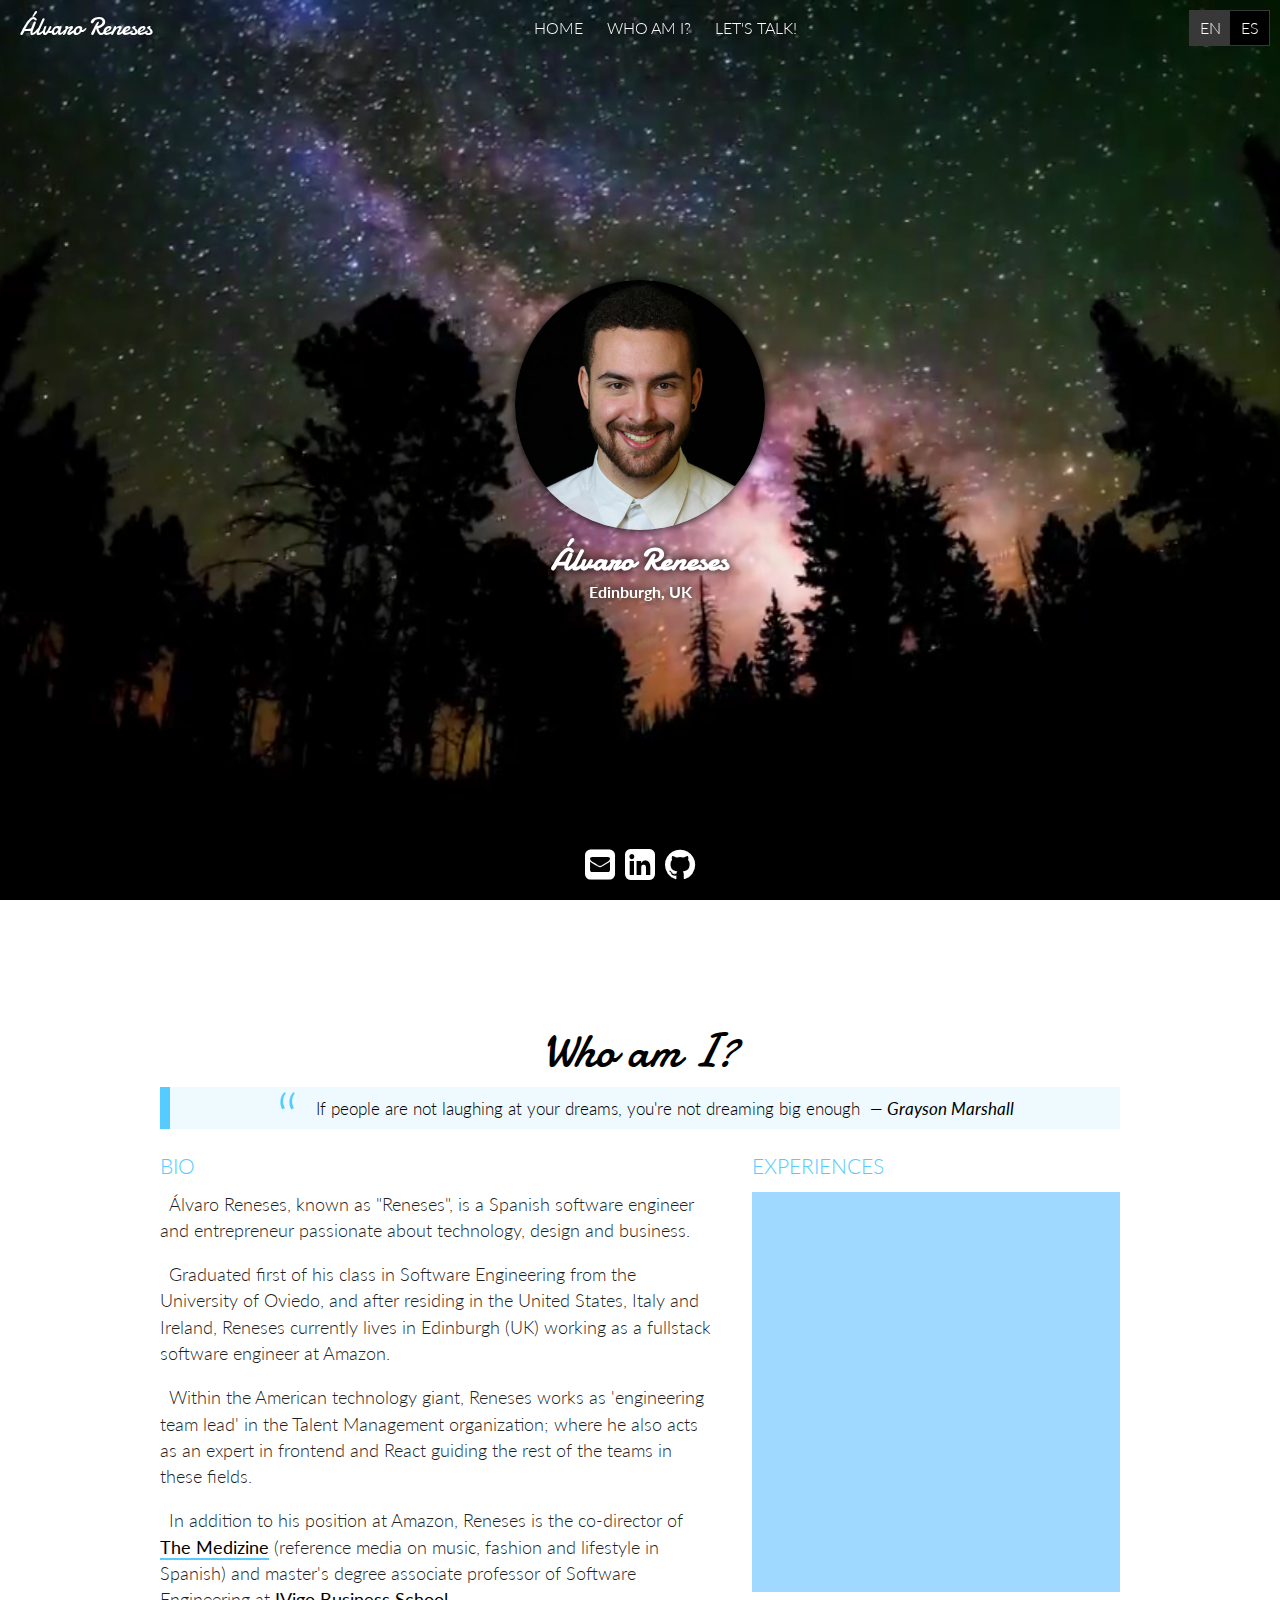
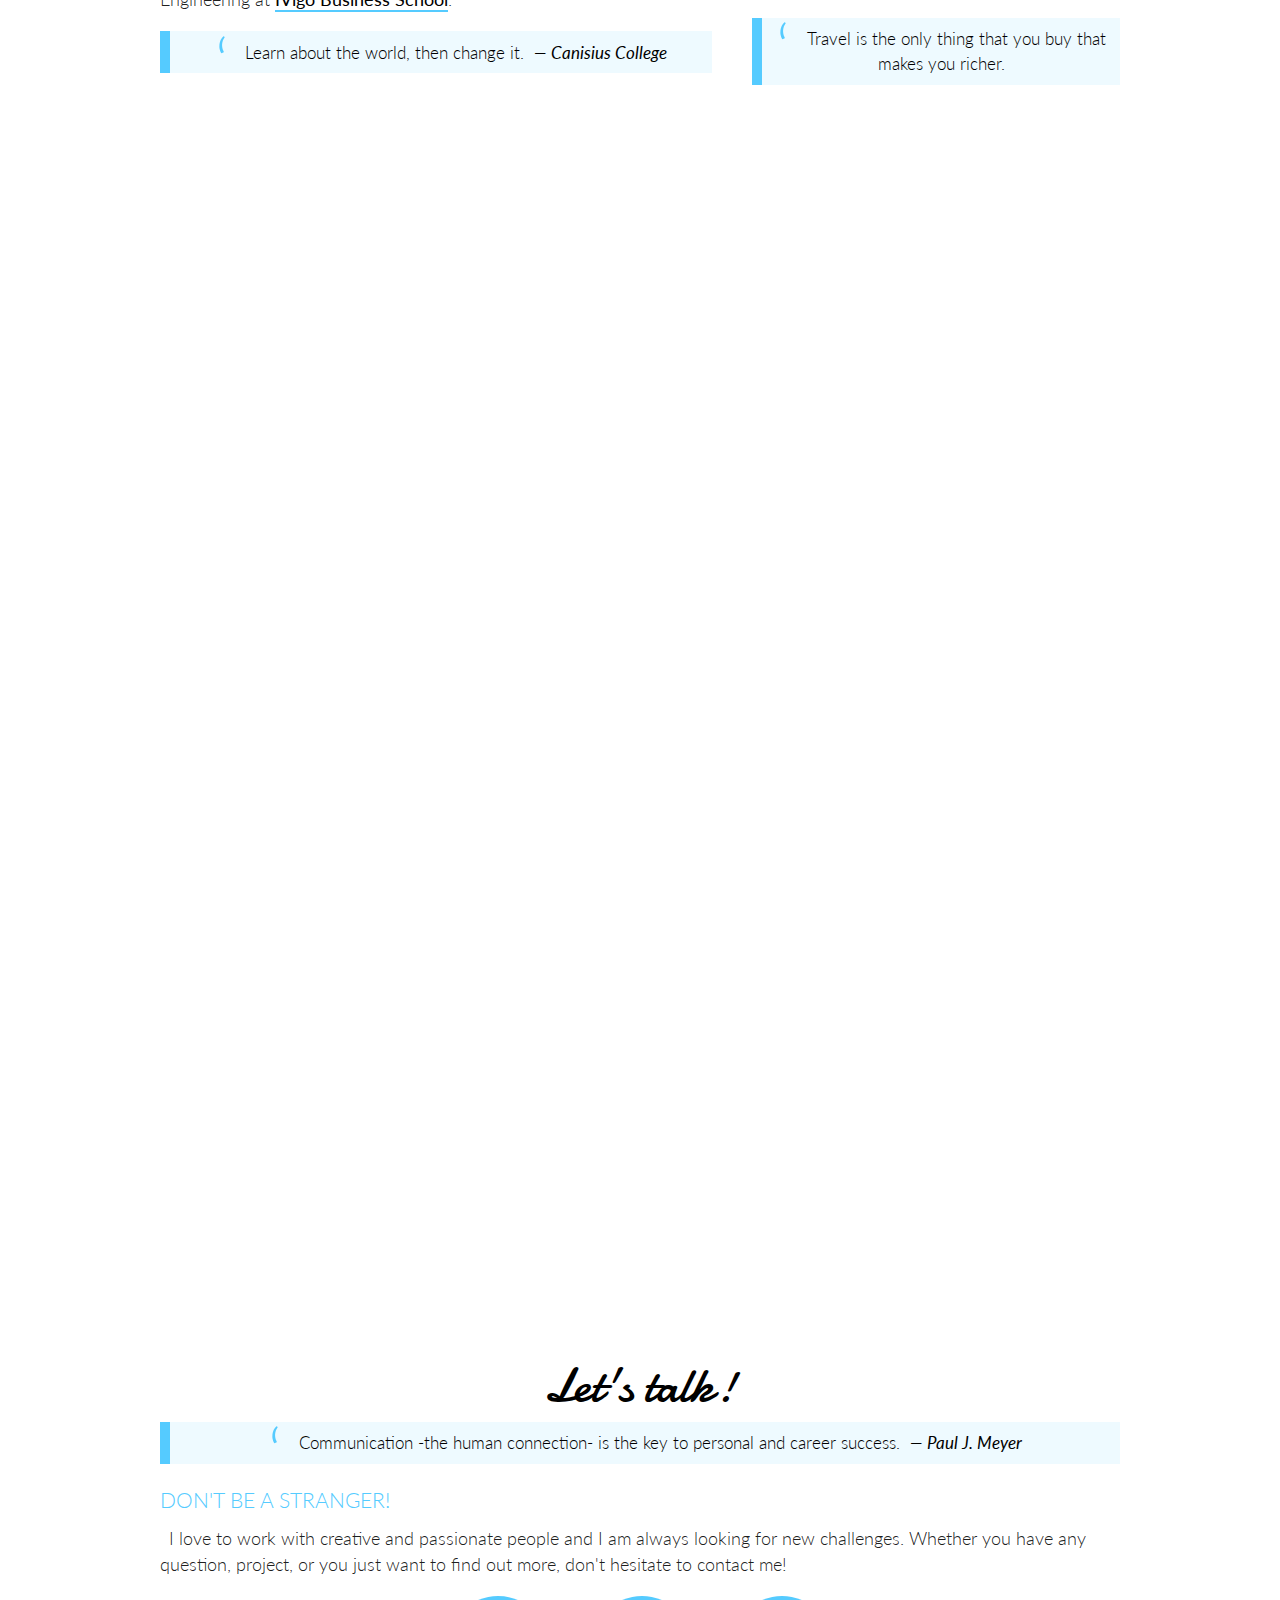
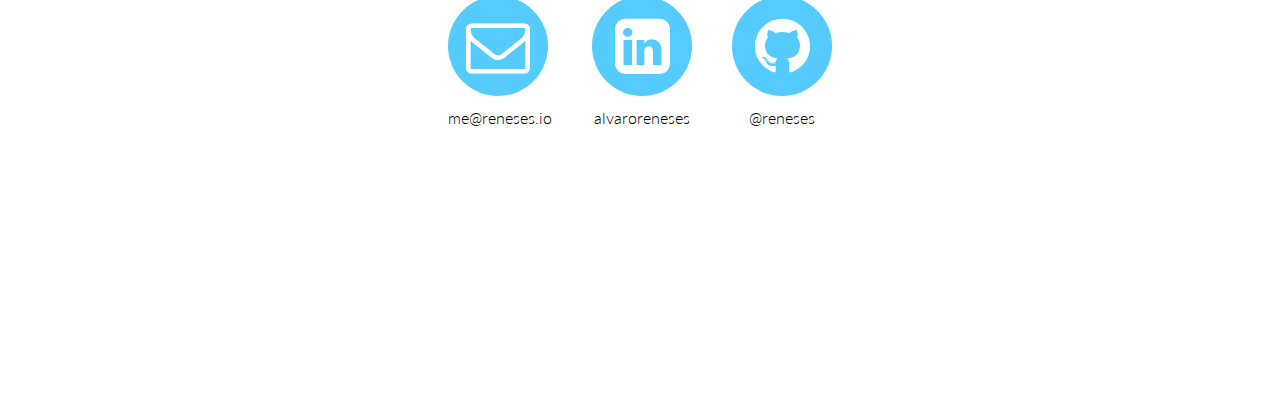
<file: index.html>
<!DOCTYPE html><html lang="en" class="wf-loading wf-lato-n3-loading wf-lato-n4-loading wf-lato-i3-loading wf-damion-n4-loading wf-sansserif-n4-loading"><head><meta charset="utf-8"><title>Álvaro Reneses</title><meta name="viewport" content="width=device-width,initial-scale=1,maximum-scale=1,user-scalable=no"><link rel="shortcut icon" href="/favicon.ico"><meta name="theme-color" content="#000000"><link rel="manifest" href="/manifest.json"><link rel="canonical" href="http://www.reneses.io/"><meta property="og:locale" content="en_US"><meta property="og:type" content="website"><meta property="og:title" content="Álvaro Reneses"><meta property="og:description" content="Personal Website of Álvaro Reneses"><meta property="og:url" content="http://www.reneses.io/"><meta property="og:site_name" content="Álvaro Reneses"><meta name="twitter:card" content="summary"><meta name="twitter:description" content="Personal Website of Álvaro Reneses"><meta name="twitter:title" content="Álvaro Reneses | Personal Website"><meta name="twitter:site" content="@alvaroreneses"><script type="application/ld+json">{"@context":"http:\/\/schema.org","@type":"Person","url":"http:\/\/www.reneses.io\/","sameAs":["https:\/\/linkedin.com\/in\/alvaroreneses","https:\/\/twitter.com\/alvaroreneses"],"@id":"#person","name":"\u00c1lvaro Reneses"}</script><script async="" src="https://www.googletagmanager.com/gtag/js?id=UA-89125216-1"></script><script>function gtag(){dataLayer.push(arguments)}window.dataLayer=window.dataLayer||[],gtag("js",new Date),gtag("config","UA-89125216-1")</script><link href="/static/css/1.6d1b7a27.chunk.css" rel="stylesheet"><link href="/static/css/main.c9c00cf6.chunk.css" rel="stylesheet"><link rel="stylesheet" href="https://fonts.googleapis.com/css?family=Lato:300,400,300italic%7CDamion%7Csans-serif" media="all"><style data-emotion=""></style></head><body><noscript>You need to enable JavaScript to run this app.</noscript><div id="root"><nav class="css-zz4jaw"><span class="css-ihiplm">Álvaro Reneses</span></nav><div></div><div class="css-24n838"><video id="background-video" loop="" autoplay="" muted="" poster="/static/media/back.8bb714d1.jpg"><source src="/static/media/back.9683469c.mp4" type="video/mp4"><source src="/static/media/back.8dfb5192.webm" type="video/webm"><source src="/static/media/back.a266ac60.ogv" type="video/ogg"></video><canvas id="background-canvas"></canvas></div><div id="home"></div><section class="css-1qp565p" id="home"><div class="css-zbvsgl"><img src="/static/media/profile.1581daba.jpg" alt="Álvaro Reneses"><h1>Álvaro Reneses</h1><h2>Edinburgh, UK</h2></div><div class="css-1kcba13"><a href="mailto:me@reneses.io" title="Email" target="_blank" rel="noopener noreferrer"><i class="fa fa-envelope-square"></i></a><a href="https://www.linkedin.com/in/alvaroreneses" title="LinkedIn" target="_blank" rel="noopener noreferrer"><i class="fa fa-linkedin-square"></i></a><a href="https://github.com/reneses" title="Github" target="_blank" rel="noopener noreferrer"><i class="fa fa-github"></i></a></div></section><div></div><div id="bio"></div><section class="css-3wudct" id="bio"><div class="css-1o34xmz"><h1 class="css-y983k2">Who am I?</h1><blockquote class="css-9rmvj3"><span>If people are not laughing at your dreams, you're not dreaming big enough</span><cite class="css-tmkwvd">Grayson Marshall</cite></blockquote><div class="css-nvcpeb"><div class="css-9a1pby"><h2 class="css-oolpf8">BIO</h2><p class="css-grxedh">Álvaro Reneses, known as "Reneses", is a Spanish software engineer and entrepreneur passionate about technology, design and business.</p><p class="css-grxedh">Graduated first of his class in Software Engineering from the University of Oviedo, and after residing in the United States, Italy and Ireland, Reneses currently lives in Edinburgh (UK) working as a fullstack software engineer at Amazon.</p><p class="css-grxedh">Within the American technology giant, Reneses works as 'engineering team lead' in the Talent Management organization; where he also acts as an expert in frontend and React guiding the rest of the teams in these fields.</p><p class="css-grxedh">In addition to his position at Amazon, Reneses is the co-director of <a href="https://themedizine.com" target="_blank">The Medizine</a> (reference media on music, fashion and lifestyle in Spanish) and master's degree associate professor of Software Engineering at <a href="https://www.ivigo.es" target="_blank">IVigo Business School</a>.</p><blockquote class="css-9rmvj3"><span>Learn about the world, then change it.</span><cite class="css-tmkwvd">Canisius College</cite></blockquote></div><div class="css-plguqk"><h2 class="css-oolpf8">Experiences</h2><iframe title="Experiences" class="css-1bzx6x5" height="400" width="100%" src="https://www.google.com/maps/d/embed?mid=zb18q_fdOh9o.k1q_eAl81Jrw"></iframe><blockquote class="css-9rmvj3">Travel is the only thing that you buy that makes you richer.</blockquote></div></div></div></section><div src="/static/media/back-moon.8dd07f1e.jpg" class="css-f4d12u"></div><div></div><div id="contact"></div><section class="css-3wudct" id="contact"><div class="css-1o34xmz"><h1 class="css-y983k2">Let's talk!</h1><blockquote class="css-9rmvj3"><span>Communication -the human connection- is the key to personal and career success.</span><cite class="css-tmkwvd">Paul J. Meyer</cite></blockquote><h2 class="css-oolpf8">Don't be a stranger!</h2><p class="css-grxedh">I love to work with creative and passionate people and I am always looking for new challenges. Whether you have any question, project, or you just want to find out more, don't hesitate to contact me!</p><div class="css-1yltisf"><a href="mailto:me@reneses.io" target="_blank" rel="noopener noreferrer" class="css-1eau69o"><div class="css-7v8z6o"><i class="fa fa-envelope-o"></i></div><div>me@reneses.io</div></a><a href="https://www.linkedin.com/in/alvaroreneses" target="_blank" rel="noopener noreferrer" class="css-1eau69o"><div class="css-7v8z6o"><i class="fa fa-linkedin-square"></i></div><div>alvaroreneses</div></a><a href="https://github.com/reneses" target="_blank" rel="noopener noreferrer" class="css-1eau69o"><div class="css-7v8z6o"><i class="fa fa-github"></i></div><div>@reneses</div></a></div></div></section></div><script>!function(l){function e(e){for(var r,t,n=e[0],o=e[1],u=e[2],f=0,i=[];f<n.length;f++)t=n[f],p[t]&&i.push(p[t][0]),p[t]=0;for(r in o)Object.prototype.hasOwnProperty.call(o,r)&&(l[r]=o[r]);for(s&&s(e);i.length;)i.shift()();return c.push.apply(c,u||[]),a()}function a(){for(var e,r=0;r<c.length;r++){for(var t=c[r],n=!0,o=1;o<t.length;o++){var u=t[o];0!==p[u]&&(n=!1)}n&&(c.splice(r--,1),e=f(f.s=t[0]))}return e}var t={},p={2:0},c=[];function f(e){if(t[e])return t[e].exports;var r=t[e]={i:e,l:!1,exports:{}};return l[e].call(r.exports,r,r.exports,f),r.l=!0,r.exports}f.m=l,f.c=t,f.d=function(e,r,t){f.o(e,r)||Object.defineProperty(e,r,{enumerable:!0,get:t})},f.r=function(e){"undefined"!=typeof Symbol&&Symbol.toStringTag&&Object.defineProperty(e,Symbol.toStringTag,{value:"Module"}),Object.defineProperty(e,"__esModule",{value:!0})},f.t=function(r,e){if(1&e&&(r=f(r)),8&e)return r;if(4&e&&"object"==typeof r&&r&&r.__esModule)return r;var t=Object.create(null);if(f.r(t),Object.defineProperty(t,"default",{enumerable:!0,value:r}),2&e&&"string"!=typeof r)for(var n in r)f.d(t,n,function(e){return r[e]}.bind(null,n));return t},f.n=function(e){var r=e&&e.__esModule?function(){return e.default}:function(){return e};return f.d(r,"a",r),r},f.o=function(e,r){return Object.prototype.hasOwnProperty.call(e,r)},f.p="/";var r=window.webpackJsonp=window.webpackJsonp||[],n=r.push.bind(r);r.push=e,r=r.slice();for(var o=0;o<r.length;o++)e(r[o]);var s=n;a()}([])</script><script src="/static/js/1.f8dfcc73.chunk.js"></script><span aria-hidden="true" style="display: block; position: absolute; top: -9999px; left: -9999px; font-size: 300px; width: auto; height: auto; line-height: normal; margin: 0px; padding: 0px; font-variant: normal; white-space: nowrap; font-family: Lato,serif; font-style: normal; font-weight: 300;">BESbswy</span><span aria-hidden="true" style="display: block; position: absolute; top: -9999px; left: -9999px; font-size: 300px; width: auto; height: auto; line-height: normal; margin: 0px; padding: 0px; font-variant: normal; white-space: nowrap; font-family: Lato,sans-serif; font-style: normal; font-weight: 300;">BESbswy</span><span aria-hidden="true" style="display: block; position: absolute; top: -9999px; left: -9999px; font-size: 300px; width: auto; height: auto; line-height: normal; margin: 0px; padding: 0px; font-variant: normal; white-space: nowrap; font-family: serif; font-style: normal; font-weight: 300;">BESbswy</span><span aria-hidden="true" style="display: block; position: absolute; top: -9999px; left: -9999px; font-size: 300px; width: auto; height: auto; line-height: normal; margin: 0px; padding: 0px; font-variant: normal; white-space: nowrap; font-family: sans-serif; font-style: normal; font-weight: 300;">BESbswy</span><span aria-hidden="true" style="display: block; position: absolute; top: -9999px; left: -9999px; font-size: 300px; width: auto; height: auto; line-height: normal; margin: 0px; padding: 0px; font-variant: normal; white-space: nowrap; font-family: Lato,serif; font-style: normal; font-weight: 400;">BESbswy</span><span aria-hidden="true" style="display: block; position: absolute; top: -9999px; left: -9999px; font-size: 300px; width: auto; height: auto; line-height: normal; margin: 0px; padding: 0px; font-variant: normal; white-space: nowrap; font-family: Lato,sans-serif; font-style: normal; font-weight: 400;">BESbswy</span><span aria-hidden="true" style="display: block; position: absolute; top: -9999px; left: -9999px; font-size: 300px; width: auto; height: auto; line-height: normal; margin: 0px; padding: 0px; font-variant: normal; white-space: nowrap; font-family: serif; font-style: normal; font-weight: 400;">BESbswy</span><span aria-hidden="true" style="display: block; position: absolute; top: -9999px; left: -9999px; font-size: 300px; width: auto; height: auto; line-height: normal; margin: 0px; padding: 0px; font-variant: normal; white-space: nowrap; font-family: sans-serif; font-style: normal; font-weight: 400;">BESbswy</span><span aria-hidden="true" style="display: block; position: absolute; top: -9999px; left: -9999px; font-size: 300px; width: auto; height: auto; line-height: normal; margin: 0px; padding: 0px; font-variant: normal; white-space: nowrap; font-family: Lato,serif; font-style: italic; font-weight: 300;">BESbswy</span><span aria-hidden="true" style="display: block; position: absolute; top: -9999px; left: -9999px; font-size: 300px; width: auto; height: auto; line-height: normal; margin: 0px; padding: 0px; font-variant: normal; white-space: nowrap; font-family: Lato,sans-serif; font-style: italic; font-weight: 300;">BESbswy</span><span aria-hidden="true" style="display: block; position: absolute; top: -9999px; left: -9999px; font-size: 300px; width: auto; height: auto; line-height: normal; margin: 0px; padding: 0px; font-variant: normal; white-space: nowrap; font-family: serif; font-style: italic; font-weight: 300;">BESbswy</span><span aria-hidden="true" style="display: block; position: absolute; top: -9999px; left: -9999px; font-size: 300px; width: auto; height: auto; line-height: normal; margin: 0px; padding: 0px; font-variant: normal; white-space: nowrap; font-family: sans-serif; font-style: italic; font-weight: 300;">BESbswy</span><span aria-hidden="true" style="display: block; position: absolute; top: -9999px; left: -9999px; font-size: 300px; width: auto; height: auto; line-height: normal; margin: 0px; padding: 0px; font-variant: normal; white-space: nowrap; font-family: Damion,serif; font-style: normal; font-weight: 400;">BESbswy</span><span aria-hidden="true" style="display: block; position: absolute; top: -9999px; left: -9999px; font-size: 300px; width: auto; height: auto; line-height: normal; margin: 0px; padding: 0px; font-variant: normal; white-space: nowrap; font-family: Damion,sans-serif; font-style: normal; font-weight: 400;">BESbswy</span><span aria-hidden="true" style="display: block; position: absolute; top: -9999px; left: -9999px; font-size: 300px; width: auto; height: auto; line-height: normal; margin: 0px; padding: 0px; font-variant: normal; white-space: nowrap; font-family: serif; font-style: normal; font-weight: 400;">BESbswy</span><span aria-hidden="true" style="display: block; position: absolute; top: -9999px; left: -9999px; font-size: 300px; width: auto; height: auto; line-height: normal; margin: 0px; padding: 0px; font-variant: normal; white-space: nowrap; font-family: sans-serif; font-style: normal; font-weight: 400;">BESbswy</span><span aria-hidden="true" style="display: block; position: absolute; top: -9999px; left: -9999px; font-size: 300px; width: auto; height: auto; line-height: normal; margin: 0px; padding: 0px; font-variant: normal; white-space: nowrap; font-family: sans-serif,serif; font-style: normal; font-weight: 400;">BESbswy</span><span aria-hidden="true" style="display: block; position: absolute; top: -9999px; left: -9999px; font-size: 300px; width: auto; height: auto; line-height: normal; margin: 0px; padding: 0px; font-variant: normal; white-space: nowrap; font-family: sans-serif,sans-serif; font-style: normal; font-weight: 400;">BESbswy</span><span aria-hidden="true" style="display: block; position: absolute; top: -9999px; left: -9999px; font-size: 300px; width: auto; height: auto; line-height: normal; margin: 0px; padding: 0px; font-variant: normal; white-space: nowrap; font-family: serif; font-style: normal; font-weight: 400;">BESbswy</span><span aria-hidden="true" style="display: block; position: absolute; top: -9999px; left: -9999px; font-size: 300px; width: auto; height: auto; line-height: normal; margin: 0px; padding: 0px; font-variant: normal; white-space: nowrap; font-family: sans-serif; font-style: normal; font-weight: 400;">BESbswy</span><script src="/static/js/main.e30c763b.chunk.js"></script></body></html>
</file>
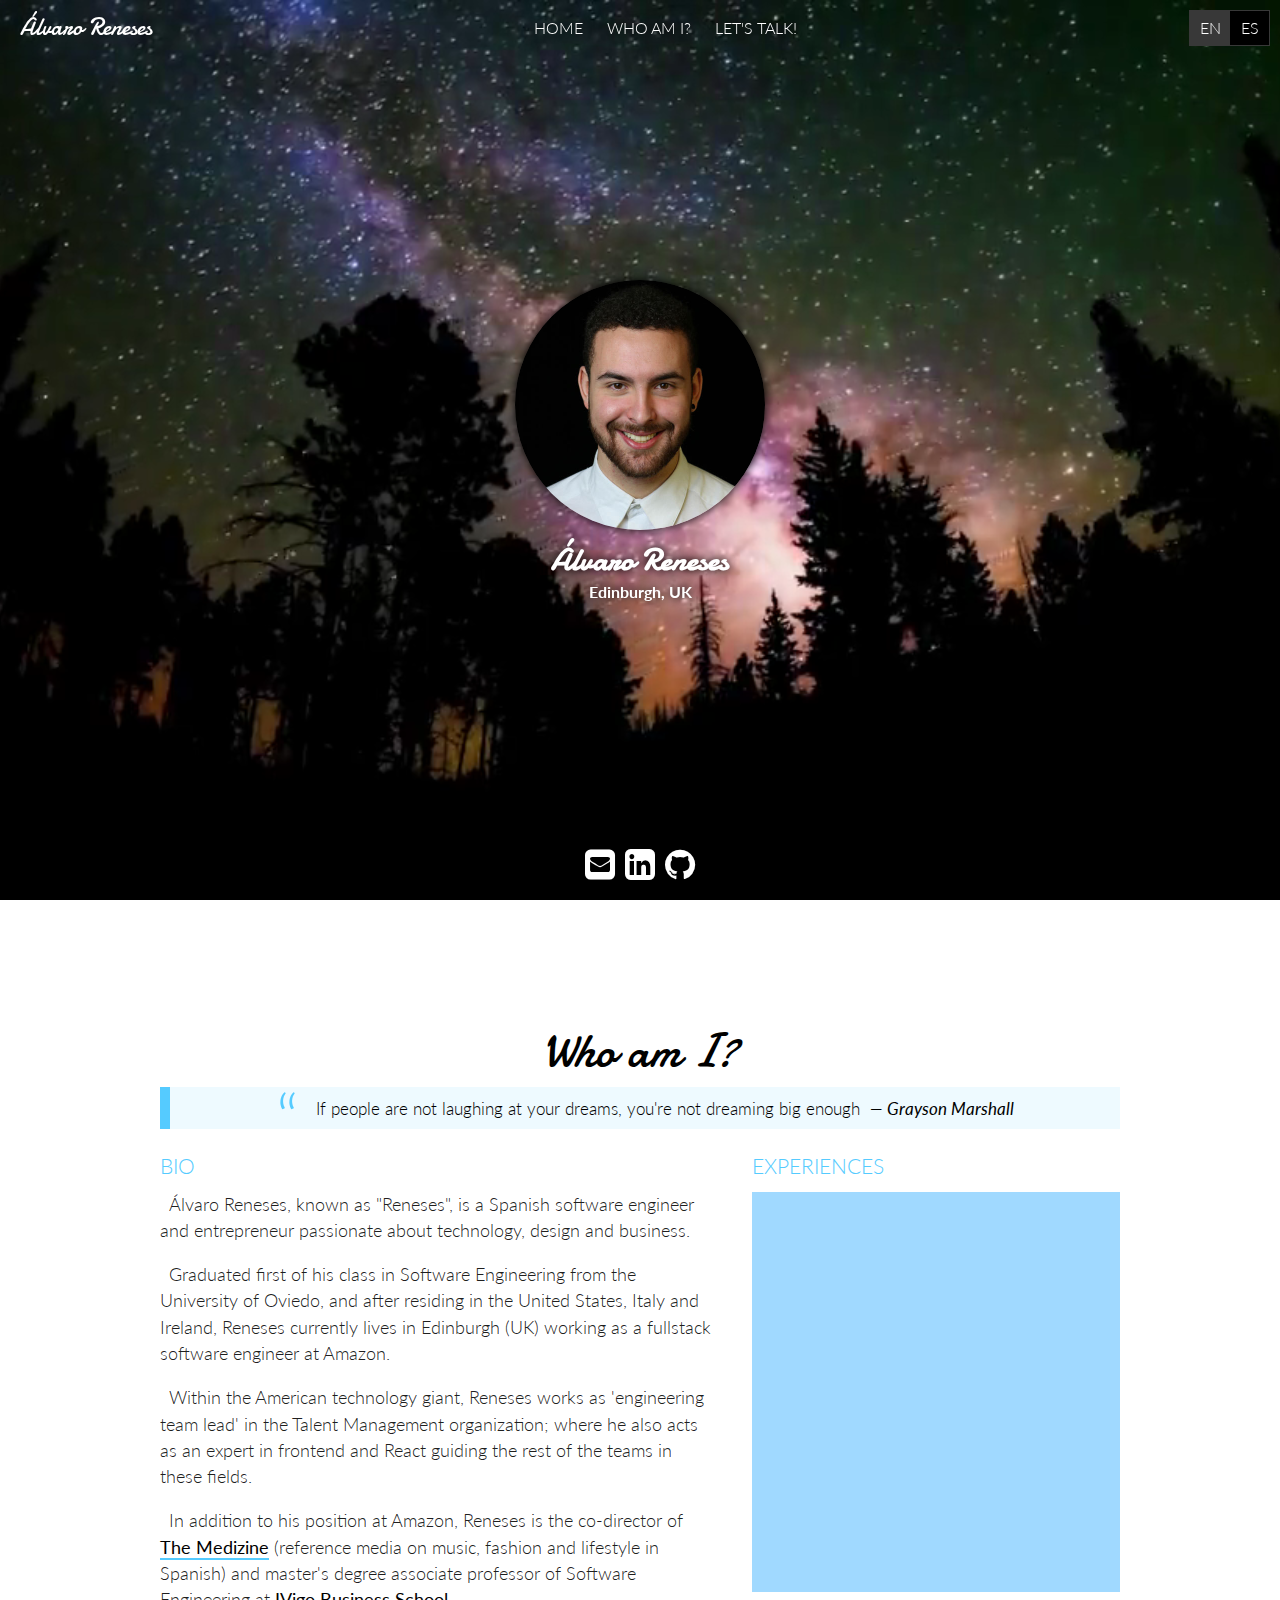
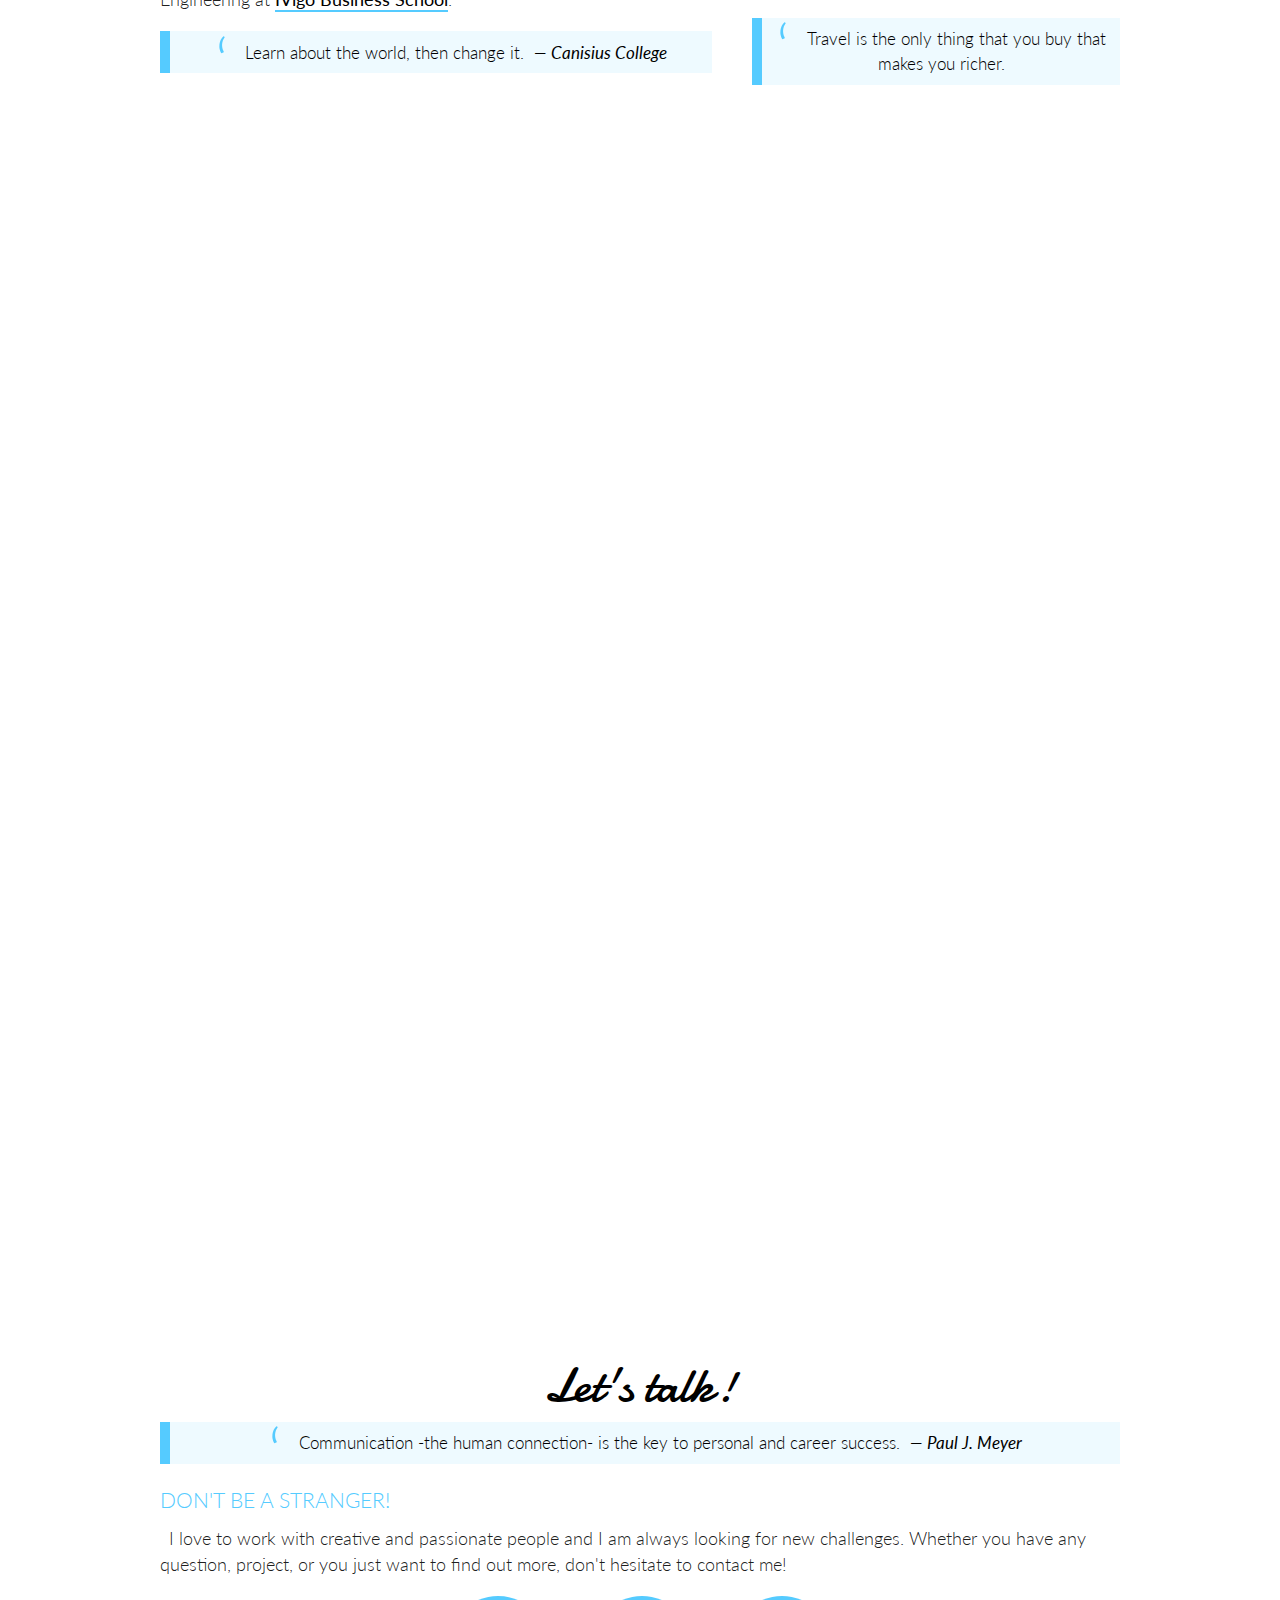
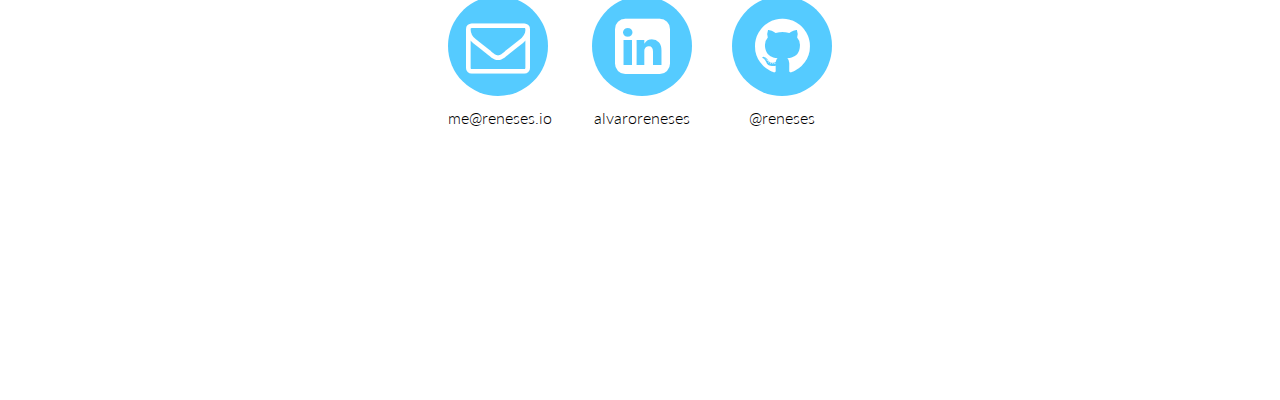
<file: 200.html>
<!doctype html><html lang="en"><head><meta charset="utf-8"><title>Álvaro Reneses</title><meta name="viewport" content="width=device-width,initial-scale=1,maximum-scale=1,user-scalable=no"><link rel="shortcut icon" href="/favicon.ico"><meta name="theme-color" content="#000000"><link rel="manifest" href="/manifest.json"><link rel="canonical" href="http://www.reneses.io/"/><meta property="og:locale" content="en_US"/><meta property="og:type" content="website"/><meta property="og:title" content="Álvaro Reneses"/><meta property="og:description" content="Personal Website of Álvaro Reneses"/><meta property="og:url" content="http://www.reneses.io/"/><meta property="og:site_name" content="Álvaro Reneses"/><meta name="twitter:card" content="summary"/><meta name="twitter:description" content="Personal Website of Álvaro Reneses"/><meta name="twitter:title" content="Álvaro Reneses | Personal Website"/><meta name="twitter:site" content="@alvaroreneses"/><script type="application/ld+json">{"@context":"http:\/\/schema.org","@type":"Person","url":"http:\/\/www.reneses.io\/","sameAs":["https:\/\/linkedin.com\/in\/alvaroreneses","https:\/\/twitter.com\/alvaroreneses"],"@id":"#person","name":"\u00c1lvaro Reneses"}</script><script async src="https://www.googletagmanager.com/gtag/js?id=UA-89125216-1"></script><script>function gtag(){dataLayer.push(arguments)}window.dataLayer=window.dataLayer||[],gtag("js",new Date),gtag("config","UA-89125216-1")</script><link href="/static/css/1.6d1b7a27.chunk.css" rel="stylesheet"><link href="/static/css/main.c9c00cf6.chunk.css" rel="stylesheet"></head><body><noscript>You need to enable JavaScript to run this app.</noscript><div id="root"></div><script>!function(l){function e(e){for(var r,t,n=e[0],o=e[1],u=e[2],f=0,i=[];f<n.length;f++)t=n[f],p[t]&&i.push(p[t][0]),p[t]=0;for(r in o)Object.prototype.hasOwnProperty.call(o,r)&&(l[r]=o[r]);for(s&&s(e);i.length;)i.shift()();return c.push.apply(c,u||[]),a()}function a(){for(var e,r=0;r<c.length;r++){for(var t=c[r],n=!0,o=1;o<t.length;o++){var u=t[o];0!==p[u]&&(n=!1)}n&&(c.splice(r--,1),e=f(f.s=t[0]))}return e}var t={},p={2:0},c=[];function f(e){if(t[e])return t[e].exports;var r=t[e]={i:e,l:!1,exports:{}};return l[e].call(r.exports,r,r.exports,f),r.l=!0,r.exports}f.m=l,f.c=t,f.d=function(e,r,t){f.o(e,r)||Object.defineProperty(e,r,{enumerable:!0,get:t})},f.r=function(e){"undefined"!=typeof Symbol&&Symbol.toStringTag&&Object.defineProperty(e,Symbol.toStringTag,{value:"Module"}),Object.defineProperty(e,"__esModule",{value:!0})},f.t=function(r,e){if(1&e&&(r=f(r)),8&e)return r;if(4&e&&"object"==typeof r&&r&&r.__esModule)return r;var t=Object.create(null);if(f.r(t),Object.defineProperty(t,"default",{enumerable:!0,value:r}),2&e&&"string"!=typeof r)for(var n in r)f.d(t,n,function(e){return r[e]}.bind(null,n));return t},f.n=function(e){var r=e&&e.__esModule?function(){return e.default}:function(){return e};return f.d(r,"a",r),r},f.o=function(e,r){return Object.prototype.hasOwnProperty.call(e,r)},f.p="/";var r=window.webpackJsonp=window.webpackJsonp||[],n=r.push.bind(r);r.push=e,r=r.slice();for(var o=0;o<r.length;o++)e(r[o]);var s=n;a()}([])</script><script src="/static/js/1.f8dfcc73.chunk.js"></script><script src="/static/js/main.e30c763b.chunk.js"></script></body></html>
</file>
<file: static/css/main.c9c00cf6.chunk.css>
*,:after,:before{box-sizing:border-box}body{font-size:100%;text-rendering:optimizeLegibility;background-color:#fff;font-weight:300;line-height:1.5;font-family:Lato,sans-serif}
/*# sourceMappingURL=main.c9c00cf6.chunk.css.map */
</file>
<file: static/css/1.6d1b7a27.chunk.css>
/*!
 *  Font Awesome 4.7.0 by @davegandy - http://fontawesome.io - @fontawesome
 *  License - http://fontawesome.io/license (Font: SIL OFL 1.1, CSS: MIT License)
 */@font-face{font-family:FontAwesome;src:url(/static/media/fontawesome-webfont.674f50d2.eot);src:url(/static/media/fontawesome-webfont.674f50d2.eot?#iefix&v=4.7.0) format("embedded-opentype"),url(/static/media/fontawesome-webfont.af7ae505.woff2) format("woff2"),url(/static/media/fontawesome-webfont.fee66e71.woff) format("woff"),url(/static/media/fontawesome-webfont.b06871f2.ttf) format("truetype"),url(/static/media/fontawesome-webfont.912ec66d.svg#fontawesomeregular) format("svg");font-weight:400;font-style:normal}.fa{display:inline-block;font:normal normal normal 14px/1 FontAwesome;font-size:inherit;text-rendering:auto;-webkit-font-smoothing:antialiased;-moz-osx-font-smoothing:grayscale}.fa-lg{font-size:1.33333333em;line-height:.75em;vertical-align:-15%}.fa-2x{font-size:2em}.fa-3x{font-size:3em}.fa-4x{font-size:4em}.fa-5x{font-size:5em}.fa-fw{width:1.28571429em;text-align:center}.fa-ul{padding-left:0;margin-left:2.14285714em;list-style-type:none}.fa-ul>li{position:relative}.fa-li{position:absolute;left:-2.14285714em;width:2.14285714em;top:.14285714em;text-align:center}.fa-li.fa-lg{left:-1.85714286em}.fa-border{padding:.2em .25em .15em;border:.08em solid #eee;border-radius:.1em}.fa-pull-left{float:left}.fa-pull-right{float:right}.fa.fa-pull-left{margin-right:.3em}.fa.fa-pull-right{margin-left:.3em}.pull-right{float:right}.pull-left{float:left}.fa.pull-left{margin-right:.3em}.fa.pull-right{margin-left:.3em}.fa-spin{-webkit-animation:fa-spin 2s linear infinite;animation:fa-spin 2s linear infinite}.fa-pulse{-webkit-animation:fa-spin 1s steps(8) infinite;animation:fa-spin 1s steps(8) infinite}@-webkit-keyframes fa-spin{0%{-webkit-transform:rotate(0deg);transform:rotate(0deg)}to{-webkit-transform:rotate(359deg);transform:rotate(359deg)}}@keyframes fa-spin{0%{-webkit-transform:rotate(0deg);transform:rotate(0deg)}to{-webkit-transform:rotate(359deg);transform:rotate(359deg)}}.fa-rotate-90{-ms-filter:"progid:DXImageTransform.Microsoft.BasicImage(rotation=1)";-webkit-transform:rotate(90deg);transform:rotate(90deg)}.fa-rotate-180{-ms-filter:"progid:DXImageTransform.Microsoft.BasicImage(rotation=2)";-webkit-transform:rotate(180deg);transform:rotate(180deg)}.fa-rotate-270{-ms-filter:"progid:DXImageTransform.Microsoft.BasicImage(rotation=3)";-webkit-transform:rotate(270deg);transform:rotate(270deg)}.fa-flip-horizontal{-ms-filter:"progid:DXImageTransform.Microsoft.BasicImage(rotation=0, mirror=1)";-webkit-transform:scaleX(-1);transform:scaleX(-1)}.fa-flip-vertical{-ms-filter:"progid:DXImageTransform.Microsoft.BasicImage(rotation=2, mirror=1)";-webkit-transform:scaleY(-1);transform:scaleY(-1)}:root .fa-flip-horizontal,:root .fa-flip-vertical,:root .fa-rotate-90,:root .fa-rotate-180,:root .fa-rotate-270{-webkit-filter:none;filter:none}.fa-stack{position:relative;display:inline-block;width:2em;height:2em;line-height:2em;vertical-align:middle}.fa-stack-1x,.fa-stack-2x{position:absolute;left:0;width:100%;text-align:center}.fa-stack-1x{line-height:inherit}.fa-stack-2x{font-size:2em}.fa-inverse{color:#fff}.fa-glass:before{content:"\F000"}.fa-music:before{content:"\F001"}.fa-search:before{content:"\F002"}.fa-envelope-o:before{content:"\F003"}.fa-heart:before{content:"\F004"}.fa-star:before{content:"\F005"}.fa-star-o:before{content:"\F006"}.fa-user:before{content:"\F007"}.fa-film:before{content:"\F008"}.fa-th-large:before{content:"\F009"}.fa-th:before{content:"\F00A"}.fa-th-list:before{content:"\F00B"}.fa-check:before{content:"\F00C"}.fa-close:before,.fa-remove:before,.fa-times:before{content:"\F00D"}.fa-search-plus:before{content:"\F00E"}.fa-search-minus:before{content:"\F010"}.fa-power-off:before{content:"\F011"}.fa-signal:before{content:"\F012"}.fa-cog:before,.fa-gear:before{content:"\F013"}.fa-trash-o:before{content:"\F014"}.fa-home:before{content:"\F015"}.fa-file-o:before{content:"\F016"}.fa-clock-o:before{content:"\F017"}.fa-road:before{content:"\F018"}.fa-download:before{content:"\F019"}.fa-arrow-circle-o-down:before{content:"\F01A"}.fa-arrow-circle-o-up:before{content:"\F01B"}.fa-inbox:before{content:"\F01C"}.fa-play-circle-o:before{content:"\F01D"}.fa-repeat:before,.fa-rotate-right:before{content:"\F01E"}.fa-refresh:before{content:"\F021"}.fa-list-alt:before{content:"\F022"}.fa-lock:before{content:"\F023"}.fa-flag:before{content:"\F024"}.fa-headphones:before{content:"\F025"}.fa-volume-off:before{content:"\F026"}.fa-volume-down:before{content:"\F027"}.fa-volume-up:before{content:"\F028"}.fa-qrcode:before{content:"\F029"}.fa-barcode:before{content:"\F02A"}.fa-tag:before{content:"\F02B"}.fa-tags:before{content:"\F02C"}.fa-book:before{content:"\F02D"}.fa-bookmark:before{content:"\F02E"}.fa-print:before{content:"\F02F"}.fa-camera:before{content:"\F030"}.fa-font:before{content:"\F031"}.fa-bold:before{content:"\F032"}.fa-italic:before{content:"\F033"}.fa-text-height:before{content:"\F034"}.fa-text-width:before{content:"\F035"}.fa-align-left:before{content:"\F036"}.fa-align-center:before{content:"\F037"}.fa-align-right:before{content:"\F038"}.fa-align-justify:before{content:"\F039"}.fa-list:before{content:"\F03A"}.fa-dedent:before,.fa-outdent:before{content:"\F03B"}.fa-indent:before{content:"\F03C"}.fa-video-camera:before{content:"\F03D"}.fa-image:before,.fa-photo:before,.fa-picture-o:before{content:"\F03E"}.fa-pencil:before{content:"\F040"}.fa-map-marker:before{content:"\F041"}.fa-adjust:before{content:"\F042"}.fa-tint:before{content:"\F043"}.fa-edit:before,.fa-pencil-square-o:before{content:"\F044"}.fa-share-square-o:before{content:"\F045"}.fa-check-square-o:before{content:"\F046"}.fa-arrows:before{content:"\F047"}.fa-step-backward:before{content:"\F048"}.fa-fast-backward:before{content:"\F049"}.fa-backward:before{content:"\F04A"}.fa-play:before{content:"\F04B"}.fa-pause:before{content:"\F04C"}.fa-stop:before{content:"\F04D"}.fa-forward:before{content:"\F04E"}.fa-fast-forward:before{content:"\F050"}.fa-step-forward:before{content:"\F051"}.fa-eject:before{content:"\F052"}.fa-chevron-left:before{content:"\F053"}.fa-chevron-right:before{content:"\F054"}.fa-plus-circle:before{content:"\F055"}.fa-minus-circle:before{content:"\F056"}.fa-times-circle:before{content:"\F057"}.fa-check-circle:before{content:"\F058"}.fa-question-circle:before{content:"\F059"}.fa-info-circle:before{content:"\F05A"}.fa-crosshairs:before{content:"\F05B"}.fa-times-circle-o:before{content:"\F05C"}.fa-check-circle-o:before{content:"\F05D"}.fa-ban:before{content:"\F05E"}.fa-arrow-left:before{content:"\F060"}.fa-arrow-right:before{content:"\F061"}.fa-arrow-up:before{content:"\F062"}.fa-arrow-down:before{content:"\F063"}.fa-mail-forward:before,.fa-share:before{content:"\F064"}.fa-expand:before{content:"\F065"}.fa-compress:before{content:"\F066"}.fa-plus:before{content:"\F067"}.fa-minus:before{content:"\F068"}.fa-asterisk:before{content:"\F069"}.fa-exclamation-circle:before{content:"\F06A"}.fa-gift:before{content:"\F06B"}.fa-leaf:before{content:"\F06C"}.fa-fire:before{content:"\F06D"}.fa-eye:before{content:"\F06E"}.fa-eye-slash:before{content:"\F070"}.fa-exclamation-triangle:before,.fa-warning:before{content:"\F071"}.fa-plane:before{content:"\F072"}.fa-calendar:before{content:"\F073"}.fa-random:before{content:"\F074"}.fa-comment:before{content:"\F075"}.fa-magnet:before{content:"\F076"}.fa-chevron-up:before{content:"\F077"}.fa-chevron-down:before{content:"\F078"}.fa-retweet:before{content:"\F079"}.fa-shopping-cart:before{content:"\F07A"}.fa-folder:before{content:"\F07B"}.fa-folder-open:before{content:"\F07C"}.fa-arrows-v:before{content:"\F07D"}.fa-arrows-h:before{content:"\F07E"}.fa-bar-chart-o:before,.fa-bar-chart:before{content:"\F080"}.fa-twitter-square:before{content:"\F081"}.fa-facebook-square:before{content:"\F082"}.fa-camera-retro:before{content:"\F083"}.fa-key:before{content:"\F084"}.fa-cogs:before,.fa-gears:before{content:"\F085"}.fa-comments:before{content:"\F086"}.fa-thumbs-o-up:before{content:"\F087"}.fa-thumbs-o-down:before{content:"\F088"}.fa-star-half:before{content:"\F089"}.fa-heart-o:before{content:"\F08A"}.fa-sign-out:before{content:"\F08B"}.fa-linkedin-square:before{content:"\F08C"}.fa-thumb-tack:before{content:"\F08D"}.fa-external-link:before{content:"\F08E"}.fa-sign-in:before{content:"\F090"}.fa-trophy:before{content:"\F091"}.fa-github-square:before{content:"\F092"}.fa-upload:before{content:"\F093"}.fa-lemon-o:before{content:"\F094"}.fa-phone:before{content:"\F095"}.fa-square-o:before{content:"\F096"}.fa-bookmark-o:before{content:"\F097"}.fa-phone-square:before{content:"\F098"}.fa-twitter:before{content:"\F099"}.fa-facebook-f:before,.fa-facebook:before{content:"\F09A"}.fa-github:before{content:"\F09B"}.fa-unlock:before{content:"\F09C"}.fa-credit-card:before{content:"\F09D"}.fa-feed:before,.fa-rss:before{content:"\F09E"}.fa-hdd-o:before{content:"\F0A0"}.fa-bullhorn:before{content:"\F0A1"}.fa-bell:before{content:"\F0F3"}.fa-certificate:before{content:"\F0A3"}.fa-hand-o-right:before{content:"\F0A4"}.fa-hand-o-left:before{content:"\F0A5"}.fa-hand-o-up:before{content:"\F0A6"}.fa-hand-o-down:before{content:"\F0A7"}.fa-arrow-circle-left:before{content:"\F0A8"}.fa-arrow-circle-right:before{content:"\F0A9"}.fa-arrow-circle-up:before{content:"\F0AA"}.fa-arrow-circle-down:before{content:"\F0AB"}.fa-globe:before{content:"\F0AC"}.fa-wrench:before{content:"\F0AD"}.fa-tasks:before{content:"\F0AE"}.fa-filter:before{content:"\F0B0"}.fa-briefcase:before{content:"\F0B1"}.fa-arrows-alt:before{content:"\F0B2"}.fa-group:before,.fa-users:before{content:"\F0C0"}.fa-chain:before,.fa-link:before{content:"\F0C1"}.fa-cloud:before{content:"\F0C2"}.fa-flask:before{content:"\F0C3"}.fa-cut:before,.fa-scissors:before{content:"\F0C4"}.fa-copy:before,.fa-files-o:before{content:"\F0C5"}.fa-paperclip:before{content:"\F0C6"}.fa-floppy-o:before,.fa-save:before{content:"\F0C7"}.fa-square:before{content:"\F0C8"}.fa-bars:before,.fa-navicon:before,.fa-reorder:before{content:"\F0C9"}.fa-list-ul:before{content:"\F0CA"}.fa-list-ol:before{content:"\F0CB"}.fa-strikethrough:before{content:"\F0CC"}.fa-underline:before{content:"\F0CD"}.fa-table:before{content:"\F0CE"}.fa-magic:before{content:"\F0D0"}.fa-truck:before{content:"\F0D1"}.fa-pinterest:before{content:"\F0D2"}.fa-pinterest-square:before{content:"\F0D3"}.fa-google-plus-square:before{content:"\F0D4"}.fa-google-plus:before{content:"\F0D5"}.fa-money:before{content:"\F0D6"}.fa-caret-down:before{content:"\F0D7"}.fa-caret-up:before{content:"\F0D8"}.fa-caret-left:before{content:"\F0D9"}.fa-caret-right:before{content:"\F0DA"}.fa-columns:before{content:"\F0DB"}.fa-sort:before,.fa-unsorted:before{content:"\F0DC"}.fa-sort-desc:before,.fa-sort-down:before{content:"\F0DD"}.fa-sort-asc:before,.fa-sort-up:before{content:"\F0DE"}.fa-envelope:before{content:"\F0E0"}.fa-linkedin:before{content:"\F0E1"}.fa-rotate-left:before,.fa-undo:before{content:"\F0E2"}.fa-gavel:before,.fa-legal:before{content:"\F0E3"}.fa-dashboard:before,.fa-tachometer:before{content:"\F0E4"}.fa-comment-o:before{content:"\F0E5"}.fa-comments-o:before{content:"\F0E6"}.fa-bolt:before,.fa-flash:before{content:"\F0E7"}.fa-sitemap:before{content:"\F0E8"}.fa-umbrella:before{content:"\F0E9"}.fa-clipboard:before,.fa-paste:before{content:"\F0EA"}.fa-lightbulb-o:before{content:"\F0EB"}.fa-exchange:before{content:"\F0EC"}.fa-cloud-download:before{content:"\F0ED"}.fa-cloud-upload:before{content:"\F0EE"}.fa-user-md:before{content:"\F0F0"}.fa-stethoscope:before{content:"\F0F1"}.fa-suitcase:before{content:"\F0F2"}.fa-bell-o:before{content:"\F0A2"}.fa-coffee:before{content:"\F0F4"}.fa-cutlery:before{content:"\F0F5"}.fa-file-text-o:before{content:"\F0F6"}.fa-building-o:before{content:"\F0F7"}.fa-hospital-o:before{content:"\F0F8"}.fa-ambulance:before{content:"\F0F9"}.fa-medkit:before{content:"\F0FA"}.fa-fighter-jet:before{content:"\F0FB"}.fa-beer:before{content:"\F0FC"}.fa-h-square:before{content:"\F0FD"}.fa-plus-square:before{content:"\F0FE"}.fa-angle-double-left:before{content:"\F100"}.fa-angle-double-right:before{content:"\F101"}.fa-angle-double-up:before{content:"\F102"}.fa-angle-double-down:before{content:"\F103"}.fa-angle-left:before{content:"\F104"}.fa-angle-right:before{content:"\F105"}.fa-angle-up:before{content:"\F106"}.fa-angle-down:before{content:"\F107"}.fa-desktop:before{content:"\F108"}.fa-laptop:before{content:"\F109"}.fa-tablet:before{content:"\F10A"}.fa-mobile-phone:before,.fa-mobile:before{content:"\F10B"}.fa-circle-o:before{content:"\F10C"}.fa-quote-left:before{content:"\F10D"}.fa-quote-right:before{content:"\F10E"}.fa-spinner:before{content:"\F110"}.fa-circle:before{content:"\F111"}.fa-mail-reply:before,.fa-reply:before{content:"\F112"}.fa-github-alt:before{content:"\F113"}.fa-folder-o:before{content:"\F114"}.fa-folder-open-o:before{content:"\F115"}.fa-smile-o:before{content:"\F118"}.fa-frown-o:before{content:"\F119"}.fa-meh-o:before{content:"\F11A"}.fa-gamepad:before{content:"\F11B"}.fa-keyboard-o:before{content:"\F11C"}.fa-flag-o:before{content:"\F11D"}.fa-flag-checkered:before{content:"\F11E"}.fa-terminal:before{content:"\F120"}.fa-code:before{content:"\F121"}.fa-mail-reply-all:before,.fa-reply-all:before{content:"\F122"}.fa-star-half-empty:before,.fa-star-half-full:before,.fa-star-half-o:before{content:"\F123"}.fa-location-arrow:before{content:"\F124"}.fa-crop:before{content:"\F125"}.fa-code-fork:before{content:"\F126"}.fa-chain-broken:before,.fa-unlink:before{content:"\F127"}.fa-question:before{content:"\F128"}.fa-info:before{content:"\F129"}.fa-exclamation:before{content:"\F12A"}.fa-superscript:before{content:"\F12B"}.fa-subscript:before{content:"\F12C"}.fa-eraser:before{content:"\F12D"}.fa-puzzle-piece:before{content:"\F12E"}.fa-microphone:before{content:"\F130"}.fa-microphone-slash:before{content:"\F131"}.fa-shield:before{content:"\F132"}.fa-calendar-o:before{content:"\F133"}.fa-fire-extinguisher:before{content:"\F134"}.fa-rocket:before{content:"\F135"}.fa-maxcdn:before{content:"\F136"}.fa-chevron-circle-left:before{content:"\F137"}.fa-chevron-circle-right:before{content:"\F138"}.fa-chevron-circle-up:before{content:"\F139"}.fa-chevron-circle-down:before{content:"\F13A"}.fa-html5:before{content:"\F13B"}.fa-css3:before{content:"\F13C"}.fa-anchor:before{content:"\F13D"}.fa-unlock-alt:before{content:"\F13E"}.fa-bullseye:before{content:"\F140"}.fa-ellipsis-h:before{content:"\F141"}.fa-ellipsis-v:before{content:"\F142"}.fa-rss-square:before{content:"\F143"}.fa-play-circle:before{content:"\F144"}.fa-ticket:before{content:"\F145"}.fa-minus-square:before{content:"\F146"}.fa-minus-square-o:before{content:"\F147"}.fa-level-up:before{content:"\F148"}.fa-level-down:before{content:"\F149"}.fa-check-square:before{content:"\F14A"}.fa-pencil-square:before{content:"\F14B"}.fa-external-link-square:before{content:"\F14C"}.fa-share-square:before{content:"\F14D"}.fa-compass:before{content:"\F14E"}.fa-caret-square-o-down:before,.fa-toggle-down:before{content:"\F150"}.fa-caret-square-o-up:before,.fa-toggle-up:before{content:"\F151"}.fa-caret-square-o-right:before,.fa-toggle-right:before{content:"\F152"}.fa-eur:before,.fa-euro:before{content:"\F153"}.fa-gbp:before{content:"\F154"}.fa-dollar:before,.fa-usd:before{content:"\F155"}.fa-inr:before,.fa-rupee:before{content:"\F156"}.fa-cny:before,.fa-jpy:before,.fa-rmb:before,.fa-yen:before{content:"\F157"}.fa-rouble:before,.fa-rub:before,.fa-ruble:before{content:"\F158"}.fa-krw:before,.fa-won:before{content:"\F159"}.fa-bitcoin:before,.fa-btc:before{content:"\F15A"}.fa-file:before{content:"\F15B"}.fa-file-text:before{content:"\F15C"}.fa-sort-alpha-asc:before{content:"\F15D"}.fa-sort-alpha-desc:before{content:"\F15E"}.fa-sort-amount-asc:before{content:"\F160"}.fa-sort-amount-desc:before{content:"\F161"}.fa-sort-numeric-asc:before{content:"\F162"}.fa-sort-numeric-desc:before{content:"\F163"}.fa-thumbs-up:before{content:"\F164"}.fa-thumbs-down:before{content:"\F165"}.fa-youtube-square:before{content:"\F166"}.fa-youtube:before{content:"\F167"}.fa-xing:before{content:"\F168"}.fa-xing-square:before{content:"\F169"}.fa-youtube-play:before{content:"\F16A"}.fa-dropbox:before{content:"\F16B"}.fa-stack-overflow:before{content:"\F16C"}.fa-instagram:before{content:"\F16D"}.fa-flickr:before{content:"\F16E"}.fa-adn:before{content:"\F170"}.fa-bitbucket:before{content:"\F171"}.fa-bitbucket-square:before{content:"\F172"}.fa-tumblr:before{content:"\F173"}.fa-tumblr-square:before{content:"\F174"}.fa-long-arrow-down:before{content:"\F175"}.fa-long-arrow-up:before{content:"\F176"}.fa-long-arrow-left:before{content:"\F177"}.fa-long-arrow-right:before{content:"\F178"}.fa-apple:before{content:"\F179"}.fa-windows:before{content:"\F17A"}.fa-android:before{content:"\F17B"}.fa-linux:before{content:"\F17C"}.fa-dribbble:before{content:"\F17D"}.fa-skype:before{content:"\F17E"}.fa-foursquare:before{content:"\F180"}.fa-trello:before{content:"\F181"}.fa-female:before{content:"\F182"}.fa-male:before{content:"\F183"}.fa-gittip:before,.fa-gratipay:before{content:"\F184"}.fa-sun-o:before{content:"\F185"}.fa-moon-o:before{content:"\F186"}.fa-archive:before{content:"\F187"}.fa-bug:before{content:"\F188"}.fa-vk:before{content:"\F189"}.fa-weibo:before{content:"\F18A"}.fa-renren:before{content:"\F18B"}.fa-pagelines:before{content:"\F18C"}.fa-stack-exchange:before{content:"\F18D"}.fa-arrow-circle-o-right:before{content:"\F18E"}.fa-arrow-circle-o-left:before{content:"\F190"}.fa-caret-square-o-left:before,.fa-toggle-left:before{content:"\F191"}.fa-dot-circle-o:before{content:"\F192"}.fa-wheelchair:before{content:"\F193"}.fa-vimeo-square:before{content:"\F194"}.fa-try:before,.fa-turkish-lira:before{content:"\F195"}.fa-plus-square-o:before{content:"\F196"}.fa-space-shuttle:before{content:"\F197"}.fa-slack:before{content:"\F198"}.fa-envelope-square:before{content:"\F199"}.fa-wordpress:before{content:"\F19A"}.fa-openid:before{content:"\F19B"}.fa-bank:before,.fa-institution:before,.fa-university:before{content:"\F19C"}.fa-graduation-cap:before,.fa-mortar-board:before{content:"\F19D"}.fa-yahoo:before{content:"\F19E"}.fa-google:before{content:"\F1A0"}.fa-reddit:before{content:"\F1A1"}.fa-reddit-square:before{content:"\F1A2"}.fa-stumbleupon-circle:before{content:"\F1A3"}.fa-stumbleupon:before{content:"\F1A4"}.fa-delicious:before{content:"\F1A5"}.fa-digg:before{content:"\F1A6"}.fa-pied-piper-pp:before{content:"\F1A7"}.fa-pied-piper-alt:before{content:"\F1A8"}.fa-drupal:before{content:"\F1A9"}.fa-joomla:before{content:"\F1AA"}.fa-language:before{content:"\F1AB"}.fa-fax:before{content:"\F1AC"}.fa-building:before{content:"\F1AD"}.fa-child:before{content:"\F1AE"}.fa-paw:before{content:"\F1B0"}.fa-spoon:before{content:"\F1B1"}.fa-cube:before{content:"\F1B2"}.fa-cubes:before{content:"\F1B3"}.fa-behance:before{content:"\F1B4"}.fa-behance-square:before{content:"\F1B5"}.fa-steam:before{content:"\F1B6"}.fa-steam-square:before{content:"\F1B7"}.fa-recycle:before{content:"\F1B8"}.fa-automobile:before,.fa-car:before{content:"\F1B9"}.fa-cab:before,.fa-taxi:before{content:"\F1BA"}.fa-tree:before{content:"\F1BB"}.fa-spotify:before{content:"\F1BC"}.fa-deviantart:before{content:"\F1BD"}.fa-soundcloud:before{content:"\F1BE"}.fa-database:before{content:"\F1C0"}.fa-file-pdf-o:before{content:"\F1C1"}.fa-file-word-o:before{content:"\F1C2"}.fa-file-excel-o:before{content:"\F1C3"}.fa-file-powerpoint-o:before{content:"\F1C4"}.fa-file-image-o:before,.fa-file-photo-o:before,.fa-file-picture-o:before{content:"\F1C5"}.fa-file-archive-o:before,.fa-file-zip-o:before{content:"\F1C6"}.fa-file-audio-o:before,.fa-file-sound-o:before{content:"\F1C7"}.fa-file-movie-o:before,.fa-file-video-o:before{content:"\F1C8"}.fa-file-code-o:before{content:"\F1C9"}.fa-vine:before{content:"\F1CA"}.fa-codepen:before{content:"\F1CB"}.fa-jsfiddle:before{content:"\F1CC"}.fa-life-bouy:before,.fa-life-buoy:before,.fa-life-ring:before,.fa-life-saver:before,.fa-support:before{content:"\F1CD"}.fa-circle-o-notch:before{content:"\F1CE"}.fa-ra:before,.fa-rebel:before,.fa-resistance:before{content:"\F1D0"}.fa-empire:before,.fa-ge:before{content:"\F1D1"}.fa-git-square:before{content:"\F1D2"}.fa-git:before{content:"\F1D3"}.fa-hacker-news:before,.fa-y-combinator-square:before,.fa-yc-square:before{content:"\F1D4"}.fa-tencent-weibo:before{content:"\F1D5"}.fa-qq:before{content:"\F1D6"}.fa-wechat:before,.fa-weixin:before{content:"\F1D7"}.fa-paper-plane:before,.fa-send:before{content:"\F1D8"}.fa-paper-plane-o:before,.fa-send-o:before{content:"\F1D9"}.fa-history:before{content:"\F1DA"}.fa-circle-thin:before{content:"\F1DB"}.fa-header:before{content:"\F1DC"}.fa-paragraph:before{content:"\F1DD"}.fa-sliders:before{content:"\F1DE"}.fa-share-alt:before{content:"\F1E0"}.fa-share-alt-square:before{content:"\F1E1"}.fa-bomb:before{content:"\F1E2"}.fa-futbol-o:before,.fa-soccer-ball-o:before{content:"\F1E3"}.fa-tty:before{content:"\F1E4"}.fa-binoculars:before{content:"\F1E5"}.fa-plug:before{content:"\F1E6"}.fa-slideshare:before{content:"\F1E7"}.fa-twitch:before{content:"\F1E8"}.fa-yelp:before{content:"\F1E9"}.fa-newspaper-o:before{content:"\F1EA"}.fa-wifi:before{content:"\F1EB"}.fa-calculator:before{content:"\F1EC"}.fa-paypal:before{content:"\F1ED"}.fa-google-wallet:before{content:"\F1EE"}.fa-cc-visa:before{content:"\F1F0"}.fa-cc-mastercard:before{content:"\F1F1"}.fa-cc-discover:before{content:"\F1F2"}.fa-cc-amex:before{content:"\F1F3"}.fa-cc-paypal:before{content:"\F1F4"}.fa-cc-stripe:before{content:"\F1F5"}.fa-bell-slash:before{content:"\F1F6"}.fa-bell-slash-o:before{content:"\F1F7"}.fa-trash:before{content:"\F1F8"}.fa-copyright:before{content:"\F1F9"}.fa-at:before{content:"\F1FA"}.fa-eyedropper:before{content:"\F1FB"}.fa-paint-brush:before{content:"\F1FC"}.fa-birthday-cake:before{content:"\F1FD"}.fa-area-chart:before{content:"\F1FE"}.fa-pie-chart:before{content:"\F200"}.fa-line-chart:before{content:"\F201"}.fa-lastfm:before{content:"\F202"}.fa-lastfm-square:before{content:"\F203"}.fa-toggle-off:before{content:"\F204"}.fa-toggle-on:before{content:"\F205"}.fa-bicycle:before{content:"\F206"}.fa-bus:before{content:"\F207"}.fa-ioxhost:before{content:"\F208"}.fa-angellist:before{content:"\F209"}.fa-cc:before{content:"\F20A"}.fa-ils:before,.fa-shekel:before,.fa-sheqel:before{content:"\F20B"}.fa-meanpath:before{content:"\F20C"}.fa-buysellads:before{content:"\F20D"}.fa-connectdevelop:before{content:"\F20E"}.fa-dashcube:before{content:"\F210"}.fa-forumbee:before{content:"\F211"}.fa-leanpub:before{content:"\F212"}.fa-sellsy:before{content:"\F213"}.fa-shirtsinbulk:before{content:"\F214"}.fa-simplybuilt:before{content:"\F215"}.fa-skyatlas:before{content:"\F216"}.fa-cart-plus:before{content:"\F217"}.fa-cart-arrow-down:before{content:"\F218"}.fa-diamond:before{content:"\F219"}.fa-ship:before{content:"\F21A"}.fa-user-secret:before{content:"\F21B"}.fa-motorcycle:before{content:"\F21C"}.fa-street-view:before{content:"\F21D"}.fa-heartbeat:before{content:"\F21E"}.fa-venus:before{content:"\F221"}.fa-mars:before{content:"\F222"}.fa-mercury:before{content:"\F223"}.fa-intersex:before,.fa-transgender:before{content:"\F224"}.fa-transgender-alt:before{content:"\F225"}.fa-venus-double:before{content:"\F226"}.fa-mars-double:before{content:"\F227"}.fa-venus-mars:before{content:"\F228"}.fa-mars-stroke:before{content:"\F229"}.fa-mars-stroke-v:before{content:"\F22A"}.fa-mars-stroke-h:before{content:"\F22B"}.fa-neuter:before{content:"\F22C"}.fa-genderless:before{content:"\F22D"}.fa-facebook-official:before{content:"\F230"}.fa-pinterest-p:before{content:"\F231"}.fa-whatsapp:before{content:"\F232"}.fa-server:before{content:"\F233"}.fa-user-plus:before{content:"\F234"}.fa-user-times:before{content:"\F235"}.fa-bed:before,.fa-hotel:before{content:"\F236"}.fa-viacoin:before{content:"\F237"}.fa-train:before{content:"\F238"}.fa-subway:before{content:"\F239"}.fa-medium:before{content:"\F23A"}.fa-y-combinator:before,.fa-yc:before{content:"\F23B"}.fa-optin-monster:before{content:"\F23C"}.fa-opencart:before{content:"\F23D"}.fa-expeditedssl:before{content:"\F23E"}.fa-battery-4:before,.fa-battery-full:before,.fa-battery:before{content:"\F240"}.fa-battery-3:before,.fa-battery-three-quarters:before{content:"\F241"}.fa-battery-2:before,.fa-battery-half:before{content:"\F242"}.fa-battery-1:before,.fa-battery-quarter:before{content:"\F243"}.fa-battery-0:before,.fa-battery-empty:before{content:"\F244"}.fa-mouse-pointer:before{content:"\F245"}.fa-i-cursor:before{content:"\F246"}.fa-object-group:before{content:"\F247"}.fa-object-ungroup:before{content:"\F248"}.fa-sticky-note:before{content:"\F249"}.fa-sticky-note-o:before{content:"\F24A"}.fa-cc-jcb:before{content:"\F24B"}.fa-cc-diners-club:before{content:"\F24C"}.fa-clone:before{content:"\F24D"}.fa-balance-scale:before{content:"\F24E"}.fa-hourglass-o:before{content:"\F250"}.fa-hourglass-1:before,.fa-hourglass-start:before{content:"\F251"}.fa-hourglass-2:before,.fa-hourglass-half:before{content:"\F252"}.fa-hourglass-3:before,.fa-hourglass-end:before{content:"\F253"}.fa-hourglass:before{content:"\F254"}.fa-hand-grab-o:before,.fa-hand-rock-o:before{content:"\F255"}.fa-hand-paper-o:before,.fa-hand-stop-o:before{content:"\F256"}.fa-hand-scissors-o:before{content:"\F257"}.fa-hand-lizard-o:before{content:"\F258"}.fa-hand-spock-o:before{content:"\F259"}.fa-hand-pointer-o:before{content:"\F25A"}.fa-hand-peace-o:before{content:"\F25B"}.fa-trademark:before{content:"\F25C"}.fa-registered:before{content:"\F25D"}.fa-creative-commons:before{content:"\F25E"}.fa-gg:before{content:"\F260"}.fa-gg-circle:before{content:"\F261"}.fa-tripadvisor:before{content:"\F262"}.fa-odnoklassniki:before{content:"\F263"}.fa-odnoklassniki-square:before{content:"\F264"}.fa-get-pocket:before{content:"\F265"}.fa-wikipedia-w:before{content:"\F266"}.fa-safari:before{content:"\F267"}.fa-chrome:before{content:"\F268"}.fa-firefox:before{content:"\F269"}.fa-opera:before{content:"\F26A"}.fa-internet-explorer:before{content:"\F26B"}.fa-television:before,.fa-tv:before{content:"\F26C"}.fa-contao:before{content:"\F26D"}.fa-500px:before{content:"\F26E"}.fa-amazon:before{content:"\F270"}.fa-calendar-plus-o:before{content:"\F271"}.fa-calendar-minus-o:before{content:"\F272"}.fa-calendar-times-o:before{content:"\F273"}.fa-calendar-check-o:before{content:"\F274"}.fa-industry:before{content:"\F275"}.fa-map-pin:before{content:"\F276"}.fa-map-signs:before{content:"\F277"}.fa-map-o:before{content:"\F278"}.fa-map:before{content:"\F279"}.fa-commenting:before{content:"\F27A"}.fa-commenting-o:before{content:"\F27B"}.fa-houzz:before{content:"\F27C"}.fa-vimeo:before{content:"\F27D"}.fa-black-tie:before{content:"\F27E"}.fa-fonticons:before{content:"\F280"}.fa-reddit-alien:before{content:"\F281"}.fa-edge:before{content:"\F282"}.fa-credit-card-alt:before{content:"\F283"}.fa-codiepie:before{content:"\F284"}.fa-modx:before{content:"\F285"}.fa-fort-awesome:before{content:"\F286"}.fa-usb:before{content:"\F287"}.fa-product-hunt:before{content:"\F288"}.fa-mixcloud:before{content:"\F289"}.fa-scribd:before{content:"\F28A"}.fa-pause-circle:before{content:"\F28B"}.fa-pause-circle-o:before{content:"\F28C"}.fa-stop-circle:before{content:"\F28D"}.fa-stop-circle-o:before{content:"\F28E"}.fa-shopping-bag:before{content:"\F290"}.fa-shopping-basket:before{content:"\F291"}.fa-hashtag:before{content:"\F292"}.fa-bluetooth:before{content:"\F293"}.fa-bluetooth-b:before{content:"\F294"}.fa-percent:before{content:"\F295"}.fa-gitlab:before{content:"\F296"}.fa-wpbeginner:before{content:"\F297"}.fa-wpforms:before{content:"\F298"}.fa-envira:before{content:"\F299"}.fa-universal-access:before{content:"\F29A"}.fa-wheelchair-alt:before{content:"\F29B"}.fa-question-circle-o:before{content:"\F29C"}.fa-blind:before{content:"\F29D"}.fa-audio-description:before{content:"\F29E"}.fa-volume-control-phone:before{content:"\F2A0"}.fa-braille:before{content:"\F2A1"}.fa-assistive-listening-systems:before{content:"\F2A2"}.fa-american-sign-language-interpreting:before,.fa-asl-interpreting:before{content:"\F2A3"}.fa-deaf:before,.fa-deafness:before,.fa-hard-of-hearing:before{content:"\F2A4"}.fa-glide:before{content:"\F2A5"}.fa-glide-g:before{content:"\F2A6"}.fa-sign-language:before,.fa-signing:before{content:"\F2A7"}.fa-low-vision:before{content:"\F2A8"}.fa-viadeo:before{content:"\F2A9"}.fa-viadeo-square:before{content:"\F2AA"}.fa-snapchat:before{content:"\F2AB"}.fa-snapchat-ghost:before{content:"\F2AC"}.fa-snapchat-square:before{content:"\F2AD"}.fa-pied-piper:before{content:"\F2AE"}.fa-first-order:before{content:"\F2B0"}.fa-yoast:before{content:"\F2B1"}.fa-themeisle:before{content:"\F2B2"}.fa-google-plus-circle:before,.fa-google-plus-official:before{content:"\F2B3"}.fa-fa:before,.fa-font-awesome:before{content:"\F2B4"}.fa-handshake-o:before{content:"\F2B5"}.fa-envelope-open:before{content:"\F2B6"}.fa-envelope-open-o:before{content:"\F2B7"}.fa-linode:before{content:"\F2B8"}.fa-address-book:before{content:"\F2B9"}.fa-address-book-o:before{content:"\F2BA"}.fa-address-card:before,.fa-vcard:before{content:"\F2BB"}.fa-address-card-o:before,.fa-vcard-o:before{content:"\F2BC"}.fa-user-circle:before{content:"\F2BD"}.fa-user-circle-o:before{content:"\F2BE"}.fa-user-o:before{content:"\F2C0"}.fa-id-badge:before{content:"\F2C1"}.fa-drivers-license:before,.fa-id-card:before{content:"\F2C2"}.fa-drivers-license-o:before,.fa-id-card-o:before{content:"\F2C3"}.fa-quora:before{content:"\F2C4"}.fa-free-code-camp:before{content:"\F2C5"}.fa-telegram:before{content:"\F2C6"}.fa-thermometer-4:before,.fa-thermometer-full:before,.fa-thermometer:before{content:"\F2C7"}.fa-thermometer-3:before,.fa-thermometer-three-quarters:before{content:"\F2C8"}.fa-thermometer-2:before,.fa-thermometer-half:before{content:"\F2C9"}.fa-thermometer-1:before,.fa-thermometer-quarter:before{content:"\F2CA"}.fa-thermometer-0:before,.fa-thermometer-empty:before{content:"\F2CB"}.fa-shower:before{content:"\F2CC"}.fa-bath:before,.fa-bathtub:before,.fa-s15:before{content:"\F2CD"}.fa-podcast:before{content:"\F2CE"}.fa-window-maximize:before{content:"\F2D0"}.fa-window-minimize:before{content:"\F2D1"}.fa-window-restore:before{content:"\F2D2"}.fa-times-rectangle:before,.fa-window-close:before{content:"\F2D3"}.fa-times-rectangle-o:before,.fa-window-close-o:before{content:"\F2D4"}.fa-bandcamp:before{content:"\F2D5"}.fa-grav:before{content:"\F2D6"}.fa-etsy:before{content:"\F2D7"}.fa-imdb:before{content:"\F2D8"}.fa-ravelry:before{content:"\F2D9"}.fa-eercast:before{content:"\F2DA"}.fa-microchip:before{content:"\F2DB"}.fa-snowflake-o:before{content:"\F2DC"}.fa-superpowers:before{content:"\F2DD"}.fa-wpexplorer:before{content:"\F2DE"}.fa-meetup:before{content:"\F2E0"}.sr-only{position:absolute;width:1px;height:1px;padding:0;margin:-1px;overflow:hidden;clip:rect(0,0,0,0);border:0}.sr-only-focusable:active,.sr-only-focusable:focus{position:static;width:auto;height:auto;margin:0;overflow:visible;clip:auto}

/*! normalize.css v8.0.0 | MIT License | github.com/necolas/normalize.css */html{line-height:1.15;-webkit-text-size-adjust:100%}body{margin:0}h1{font-size:2em;margin:.67em 0}hr{box-sizing:initial;height:0;overflow:visible}pre{font-family:monospace,monospace;font-size:1em}a{background-color:initial}abbr[title]{border-bottom:none;text-decoration:underline;-webkit-text-decoration:underline dotted;text-decoration:underline dotted}b,strong{font-weight:bolder}code,kbd,samp{font-family:monospace,monospace;font-size:1em}small{font-size:80%}sub,sup{font-size:75%;line-height:0;position:relative;vertical-align:initial}sub{bottom:-.25em}sup{top:-.5em}img{border-style:none}button,input,optgroup,select,textarea{font-family:inherit;font-size:100%;line-height:1.15;margin:0}button,input{overflow:visible}button,select{text-transform:none}[type=button],[type=reset],[type=submit],button{-webkit-appearance:button}[type=button]::-moz-focus-inner,[type=reset]::-moz-focus-inner,[type=submit]::-moz-focus-inner,button::-moz-focus-inner{border-style:none;padding:0}[type=button]:-moz-focusring,[type=reset]:-moz-focusring,[type=submit]:-moz-focusring,button:-moz-focusring{outline:1px dotted ButtonText}fieldset{padding:.35em .75em .625em}legend{box-sizing:border-box;color:inherit;display:table;max-width:100%;padding:0;white-space:normal}progress{vertical-align:initial}textarea{overflow:auto}[type=checkbox],[type=radio]{box-sizing:border-box;padding:0}[type=number]::-webkit-inner-spin-button,[type=number]::-webkit-outer-spin-button{height:auto}[type=search]{-webkit-appearance:textfield;outline-offset:-2px}[type=search]::-webkit-search-decoration{-webkit-appearance:none}::-webkit-file-upload-button{-webkit-appearance:button;font:inherit}details{display:block}summary{display:list-item}[hidden],template{display:none}
/*# sourceMappingURL=1.6d1b7a27.chunk.css.map */
</file>
